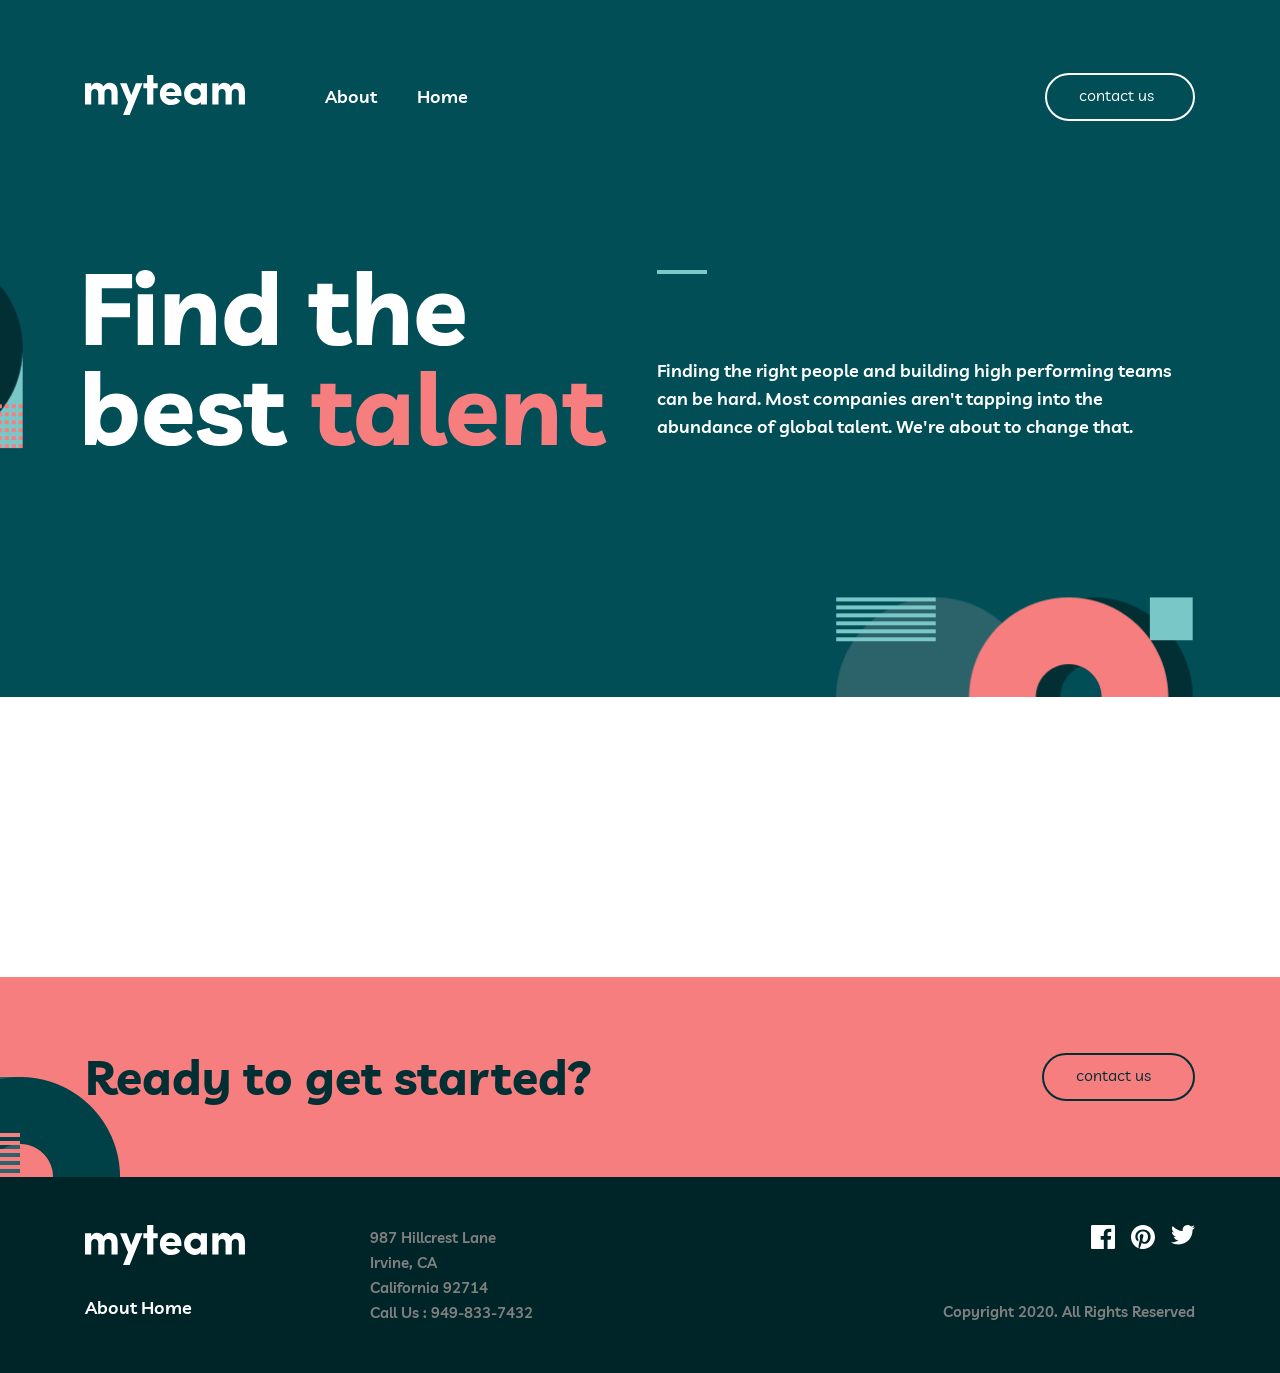
<file: index.html>
<!doctype html>
<html lang="en">
  <head>
    <meta charset="UTF-8" />
    <meta name="viewport" content="width=device-width, initial-scale=1.0" />
    <link rel="stylesheet" href="./css/main.css " />
    <title>My Team multi page</title>
  </head>
  <body>
    <section>
      <nav class="navbar">
        <div class="container nav">
          <a href="./index.html">
            <img class="nav-img" src="./images/myteam2(2).svg" alt="logo svg" />
          </a>
          <div class="href">
            <a class="nav-href" href="./about.html">About</a>
            <a class="nav-href" href="./index.html">Home</a>
          </div>
          <a class="contact-us" href="./contact.html">contact us</a>
        </div>
        <div class="container">
          <div class="bottom-nav">
            <img
              class="bottom-img"
              src="./images/Findthebesttalent.svg"
              alt="logo icon"
            />
            <div class="bottom-text">
              <img src="./images/Rectangle.svg" alt="-chiziq-" />
              <p>
                Finding the right people and building high performing teams can
                be hard. Most companies aren't tapping into the abundance of
                global talent. We're about to change that.
              </p>
            </div>
          </div>
        </div>
      </nav>
    </section>
    <main>
      <br />
      <br />
      <br />
      <br />
      <br />
      <br />
      <br />
      <br />
      <br />
      <br />
      <br />
      <br />
      <br />
      <br />
    </main>
    <footer>
      <div class="ready">
        <div class="container">
          <div class="ready-text">
            <h2>Ready to get started?</h2>
            <a class="contact_us" href="./contact.html">contact us</a>
          </div>
        </div>
      </div>
      <div class="bottom">
        <div class="container bottom-footer">
          <div class="salom">
            <div class="logo-icon">
              <a href="./index.html">
                <img
                  class="bottom_logo"
                  src="./images/myteam2(2).svg"
                  alt="logon icon"
                />
              </a>
              <div class="href-bottom">
                <a class="nav-href" href="./about.html">About</a>
                <a class="nav-href" href="./index.html">Home</a>
              </div>
            </div>
            <div class="bottom_text">
              <p>
                987 Hillcrest Lane
                <br />
                Irvine, CA
                <br />
                California 92714
                <br />
                Call Us : 949-833-7432
              </p>
            </div>
          </div>
          <div>
            <div class="bottom-href">
              <a href="#">
                <img src="./images/icon-facebook(1).svg" alt="facebook icon" />
              </a>
              <a href="#">
                <img src="./images/icon-pinterest.svg" alt="pinterest icon" />
              </a>
              <a href="#">
                <img src="./images/icon-twitter.svg" alt="twiter icon" />
              </a>
            </div>
            <p class="href_bottom">Copyright 2020. All Rights Reserved</p>
          </div>
        </div>
      </div>
    </footer>
  </body>
</html>
</file>
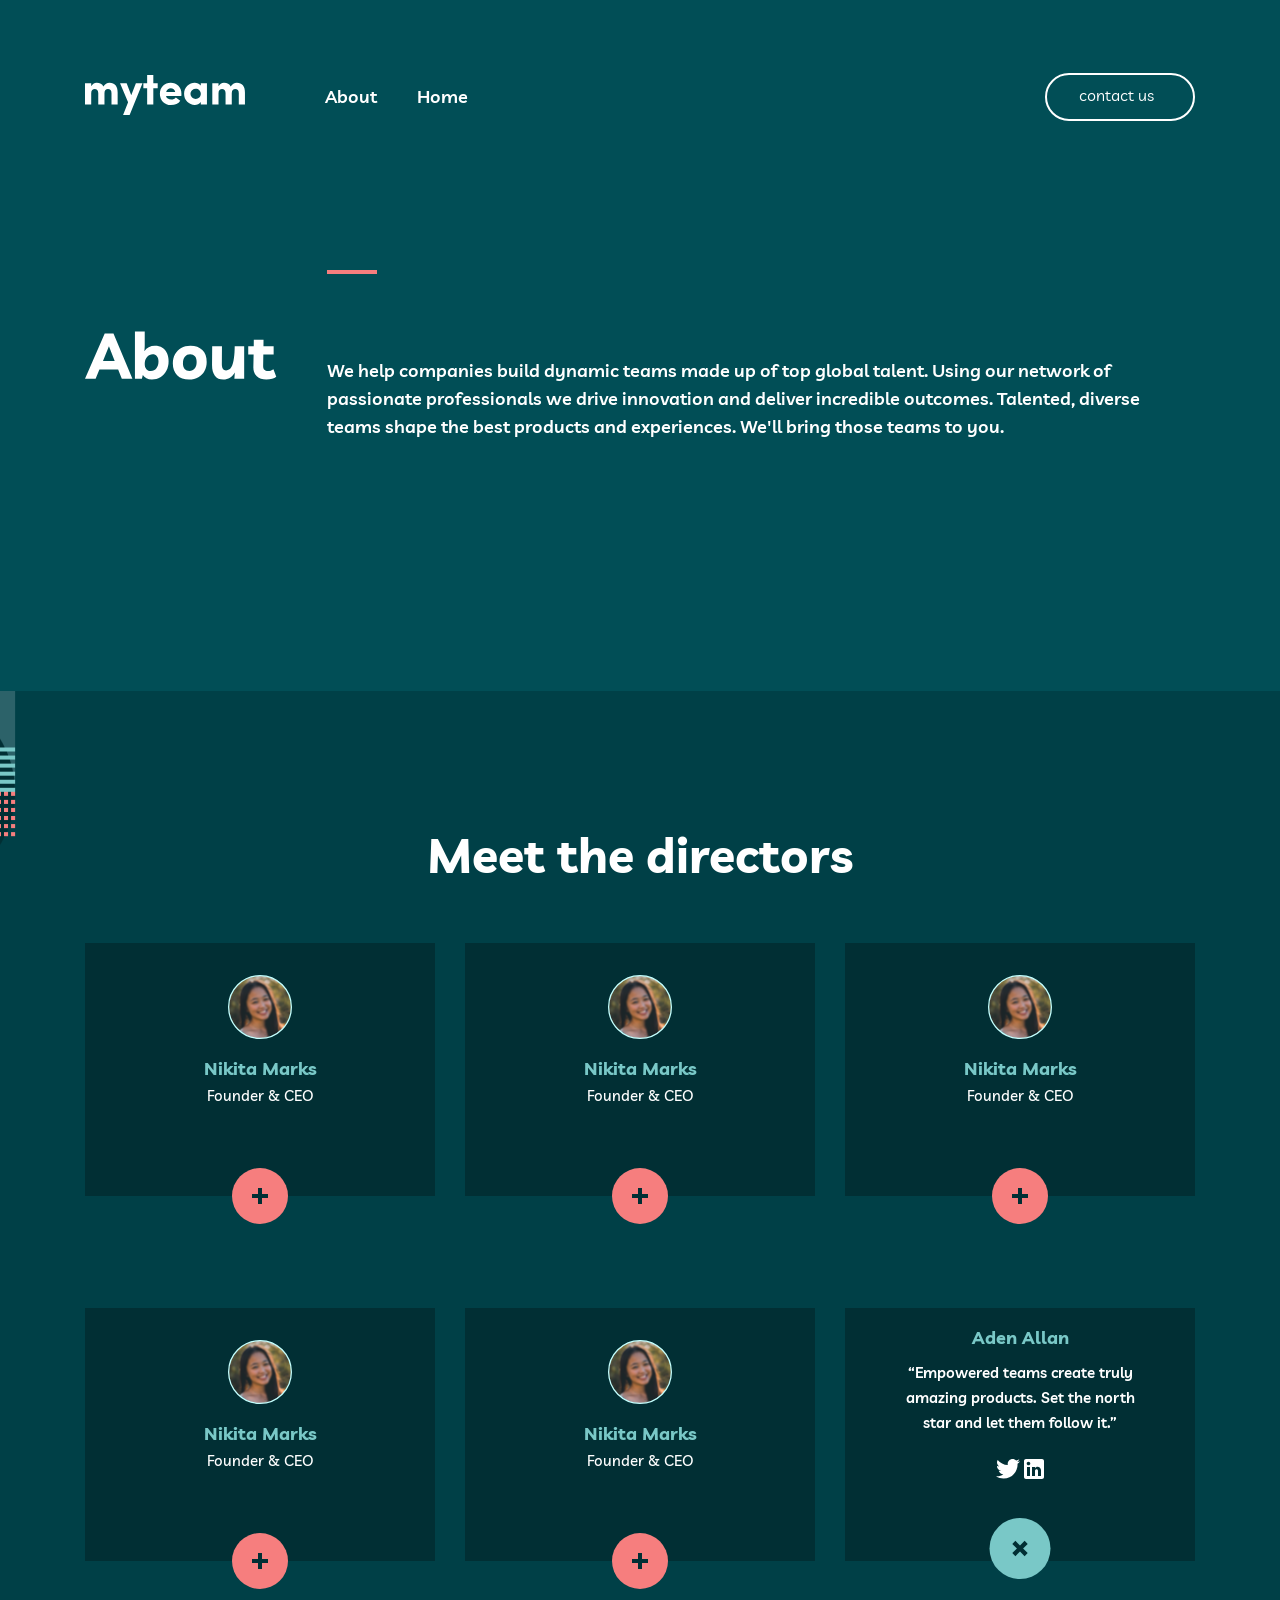
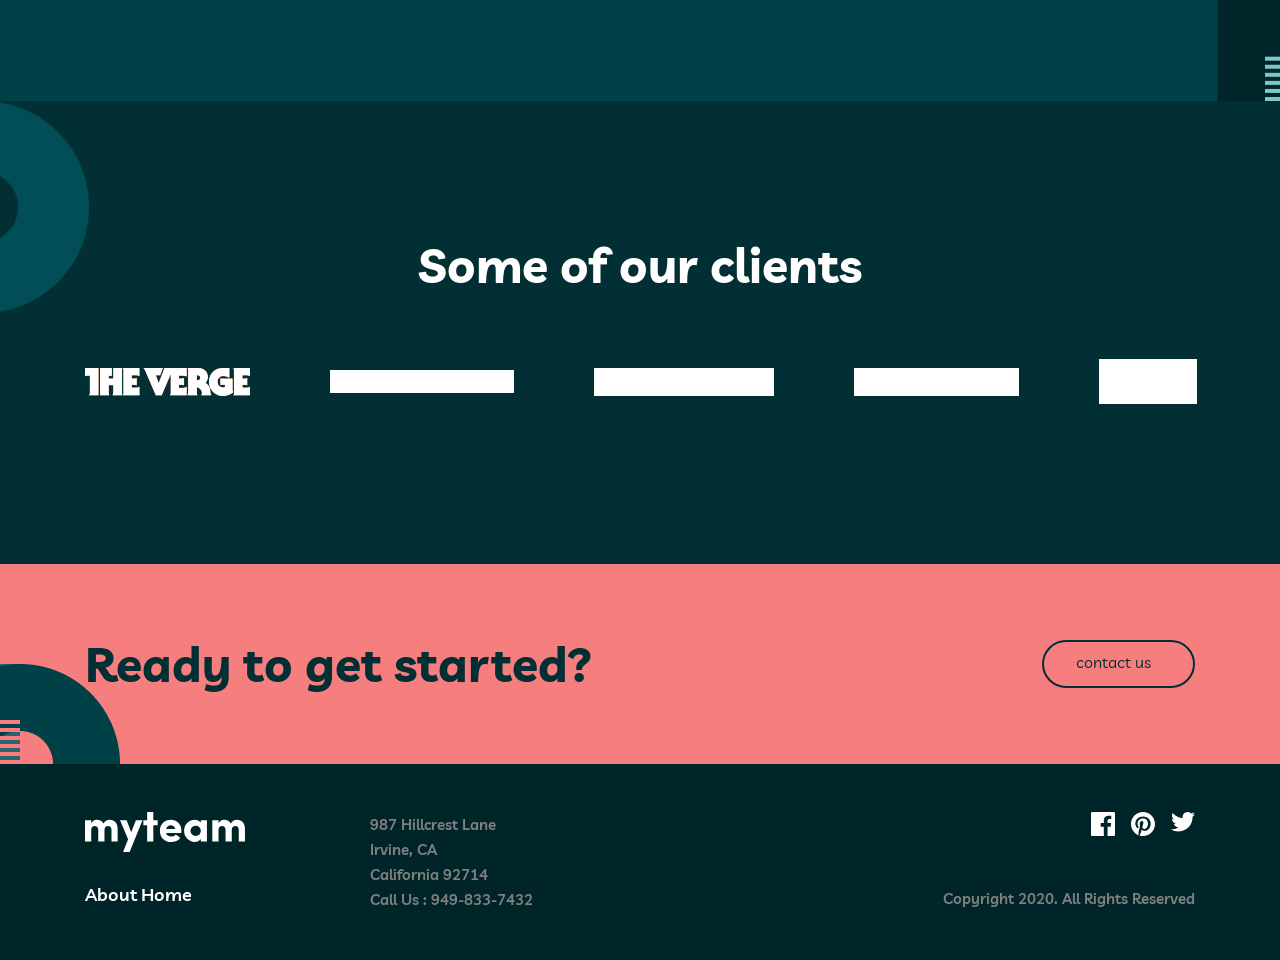
<file: about.html>
<!doctype html>
<html lang="en">
  <head>
    <meta charset="UTF-8" />
    <meta name="viewport" content="width=device-width, initial-scale=1.0" />
    <link rel="stylesheet" href="./css/about.css" />
    <title>About</title>
  </head>
  <body>
    <section>
      <nav class="navbar">
        <div class="container nav">
          <a href="./index.html">
            <img class="nav-img" src="./images/myteam2(2).svg" alt="logo svg" />
          </a>
          <div class="href">
            <a class="nav-href" href="./about.html">About</a>
            <a class="nav-href" href="./index.html">Home</a>
          </div>
          <a class="contact-us" href="./contact.html">contact us</a>
        </div>
        <div class="container">
          <div class="bottom-nav">
            <img
              class="bottom-img"
              src="./images/About(1).svg"
              alt="logo icon"
            />
            <div class="bottom-text">
              <img src="./images/Rectangle(1).svg" alt="-chiziq-" />
              <p>
                We help companies build dynamic teams made up of top global
                talent. Using our network of passionate professionals we drive
                innovation and deliver incredible outcomes. Talented, diverse
                teams shape the best products and experiences. We'll bring those
                teams to you.
              </p>
            </div>
          </div>
        </div>
      </nav>
    </section>
    <main>
      <div class="main">
        <div class="container">
          <div>
            <h2 class="main-title">Meet the directors</h2>
          </div>
          <div class="cards">
            <div class="card">
              <img class="card-img" src="./images/nikita.svg" alt="icon" />
              <h2 class="card-title">Nikita Marks</h2>
              <h4 class="card-text">Founder & CEO</h4>
              <img class="card-icon" src="./images/Group13(1).svg" alt="icon" />
            </div>
            <div class="card">
              <img class="card-img" src="./images/nikita.svg" alt="icon" />
              <h2 class="card-title">Nikita Marks</h2>
              <h4 class="card-text">Founder & CEO</h4>
              <img class="card-icon" src="./images/Group13(1).svg" alt="icon" />
            </div>
            <div class="card">
              <img class="card-img" src="./images/nikita.svg" alt="icon" />
              <h2 class="card-title">Nikita Marks</h2>
              <h4 class="card-text">Founder & CEO</h4>
              <img class="card-icon" src="./images/Group13(1).svg" alt="icon" />
            </div>
          </div>
          <div class="card-s">
            <div class="card">
              <img class="card-img" src="./images/nikita.svg" alt="icon" />
              <h2 class="card-title">Nikita Marks</h2>
              <h4 class="card-text">Founder & CEO</h4>
              <img class="card-icon" src="./images/Group13(1).svg" alt="icon" />
            </div>
            <div class="card">
              <img class="card-img" src="./images/nikita.svg" alt="icon" />
              <h2 class="card-title">Nikita Marks</h2>
              <h4 class="card-text">Founder & CEO</h4>
              <img class="card-icon" src="./images/Group13(1).svg" alt="icon" />
            </div>
            <div class="card">
              <h2 class="card-title">Aden Allan</h2>
              <p class="card-text-p">
                “Empowered teams create truly amazing products. Set the north
                star and let them follow it.”
              </p>
              <div>
                <img src="./images/Path.svg" alt="icon" />
                <img src="./images/icon-linkedin.svg" alt="icon" />
              </div>
              <img class="cards-img" src="./images/Group13(2).svg" alt="icon" />
            </div>
          </div>
        </div>
      </div>
      <div class="main-two">
        <div class="container">
          <div>
            <h2 class="main-two-title">Some of our clients</h2>
          </div>
          <div class="two-href">
            <a href="#">
              <img src="./images/the-verge.svg" alt="icon" />
            </a>
            <a href="#">
              <img src="./images/Bitmap(2).svg" alt="icon" />
            </a>
            <a href="#">
              <img src="./images/Bitmap(3).svg" alt="icon" />
            </a>
            <a href="#">
              <img src="./images/Bitmap(4).svg" alt="icon" />
            </a>
            <a href="#">
              <img src="./images/Bitmap(5).svg" alt="icon" />
            </a>
          </div>
        </div>
      </div>
    </main>
    <footer>
      <div class="ready">
        <div class="container">
          <div class="ready-text">
            <h2>Ready to get started?</h2>
            <a class="contact_us" href="./contact.html">contact us</a>
          </div>
        </div>
      </div>
      <div class="bottom">
        <div class="container bottom-footer">
          <div class="salom">
            <div class="logo-icon">
              <a href="./index.html">
                <img
                  class="bottom_logo"
                  src="./images/myteam2(2).svg"
                  alt="logon icon"
                />
              </a>
              <div class="href-bottom">
                <a class="nav-href" href="#">About</a>
                <a class="nav-href" href="#">Home</a>
              </div>
            </div>
            <div class="bottom_text">
              <p>
                987 Hillcrest Lane
                <br />
                Irvine, CA
                <br />
                California 92714
                <br />
                Call Us : 949-833-7432
              </p>
            </div>
          </div>
          <div>
            <div class="bottom-href">
              <a href="#">
                <img src="./images/icon-facebook(1).svg" alt="facebook icon" />
              </a>
              <a href="#">
                <img src="./images/icon-pinterest.svg" alt="pinterest icon" />
              </a>
              <a href="#">
                <img src="./images/icon-twitter.svg" alt="twiter icon" />
              </a>
            </div>
            <p class="href_bottom">Copyright 2020. All Rights Reserved</p>
          </div>
        </div>
      </div>
    </footer>
  </body>
</html>
</file>
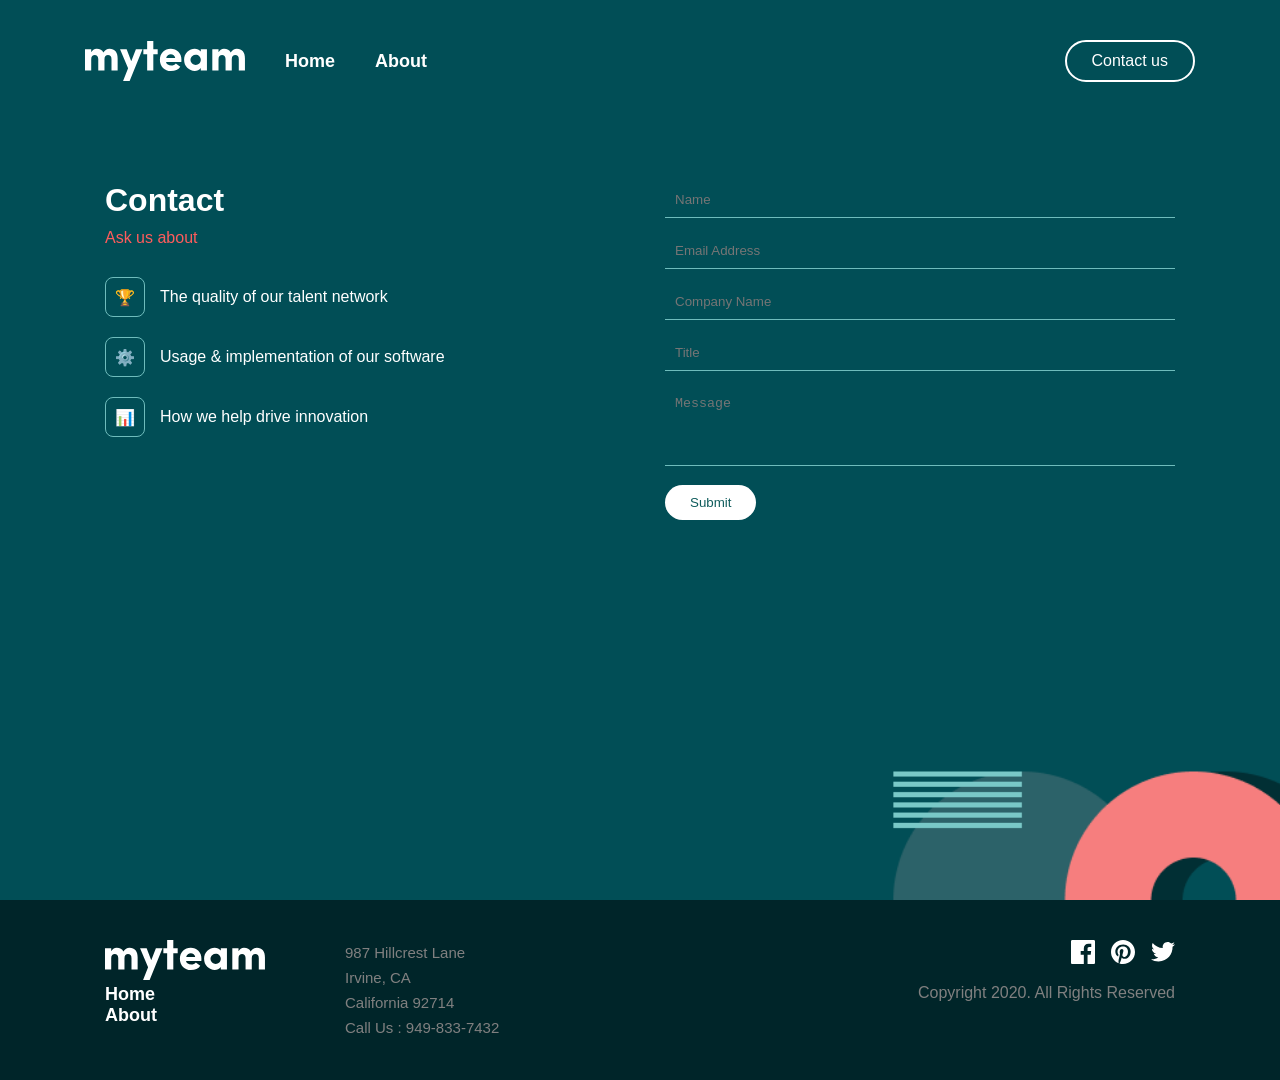
<file: contact.html>
<!doctype html>
<html lang="en">
  <head>
    <meta charset="UTF-8" />
    <meta name="viewport" content="width=device-width, initial-scale=1.0" />
    <link rel="stylesheet" href="./css/card.css" />
    <title>Contact</title>
  </head>
  <body>
    <main>
      <!-- NAV -->
      <div class="container nav">
        <img src="./images/myteam2(2).svg" alt="logo" />

        <div class="href">
          <a class="nav-href" href="/index.html">Home</a>
          <a class="nav-href" href="./about.html">About</a>
        </div>

        <a class="contact-us" href="#">Contact us</a>
      </div>

      <!-- CONTENT -->
      <div class="container">
        <div class="salom">
          <!-- LEFT -->
          <div class="left">
            <h2>Contact</h2>
            <p>Ask us about</p>

            <div class="info">
              <div class="icon">🏆</div>
              <span>The quality of our talent network</span>
            </div>

            <div class="info">
              <div class="icon">⚙️</div>
              <span>Usage & implementation of our software</span>
            </div>

            <div class="info">
              <div class="icon">📊</div>
              <span>How we help drive innovation</span>
            </div>
          </div>

          <!-- RIGHT -->
          <div class="right">
            <input type="text" placeholder="Name" />
            <input type="email" placeholder="Email Address" />
            <input type="text" placeholder="Company Name" />
            <input type="text" placeholder="Title" />
            <textarea placeholder="Message"></textarea>
            <button>Submit</button>
          </div>
        </div>
      </div>
    </main>

    <!-- FOOTER -->
    <section class="bottom">
      <div class="container bottom-footer">
        <div style="display: flex">
          <div class="logo-icon">
            <img src="./images/myteam2(2).svg" alt="logo" />

            <div>
              <a class="nav-href" href="./index.html">Home</a><br />
              <a class="nav-href" href="./about.html">About</a>
            </div>
          </div>

          <div class="bottom_text">
            <p>
              987 Hillcrest Lane <br />
              Irvine, CA <br />
              California 92714 <br />
              Call Us : 949-833-7432
            </p>
          </div>
        </div>

        <div>
          <div class="bottom-href">
            <img src="./images/icon-facebook(1).svg" />
            <img src="./images/icon-pinterest.svg" />
            <img src="./images/icon-twitter.svg" />
          </div>

          <p class="href_bottom">Copyright 2020. All Rights Reserved</p>
        </div>
      </div>
    </section>
  </body>
</html>
</file>
<file: css/main.css>
/* livvic-200 - latin */
@font-face {
  font-display: swap; /* Check https://developer.mozilla.org/en-US/docs/Web/CSS/@font-face/font-display for other options. */
  font-family: "Livvic";
  font-style: normal;
  font-weight: 200;
  src: url("../fonts/livvic-v15-latin-200.woff2") format("woff2"); /* Chrome 36+, Opera 23+, Firefox 39+, Safari 12+, iOS 10+ */
}
/* livvic-300 - latin */
@font-face {
  font-display: swap; /* Check https://developer.mozilla.org/en-US/docs/Web/CSS/@font-face/font-display for other options. */
  font-family: "Livvic";
  font-style: normal;
  font-weight: 300;
  src: url("../fonts/livvic-v15-latin-300.woff2") format("woff2"); /* Chrome 36+, Opera 23+, Firefox 39+, Safari 12+, iOS 10+ */
}
/* livvic-regular - latin */
@font-face {
  font-display: swap; /* Check https://developer.mozilla.org/en-US/docs/Web/CSS/@font-face/font-display for other options. */
  font-family: "Livvic";
  font-style: normal;
  font-weight: 400;
  src: url("../fonts/livvic-v15-latin-regular.woff2") format("woff2"); /* Chrome 36+, Opera 23+, Firefox 39+, Safari 12+, iOS 10+ */
}
/* livvic-500 - latin */
@font-face {
  font-display: swap; /* Check https://developer.mozilla.org/en-US/docs/Web/CSS/@font-face/font-display for other options. */
  font-family: "Livvic";
  font-style: normal;
  font-weight: 500;
  src: url("../fonts/livvic-v15-latin-500.woff2") format("woff2"); /* Chrome 36+, Opera 23+, Firefox 39+, Safari 12+, iOS 10+ */
}
/* livvic-600 - latin */
@font-face {
  font-display: swap; /* Check https://developer.mozilla.org/en-US/docs/Web/CSS/@font-face/font-display for other options. */
  font-family: "Livvic";
  font-style: normal;
  font-weight: 600;
  src: url("../fonts/livvic-v15-latin-600.woff2") format("woff2"); /* Chrome 36+, Opera 23+, Firefox 39+, Safari 12+, iOS 10+ */
}
/* livvic-700 - latin */
@font-face {
  font-display: swap; /* Check https://developer.mozilla.org/en-US/docs/Web/CSS/@font-face/font-display for other options. */
  font-family: "Livvic";
  font-style: normal;
  font-weight: 700;
  src: url("../fonts/livvic-v15-latin-700.woff2") format("woff2"); /* Chrome 36+, Opera 23+, Firefox 39+, Safari 12+, iOS 10+ */
}
/* livvic-900 - latin */
@font-face {
  font-display: swap; /* Check https://developer.mozilla.org/en-US/docs/Web/CSS/@font-face/font-display for other options. */
  font-family: "Livvic";
  font-style: normal;
  font-weight: 900;
  src: url("../fonts/livvic-v15-latin-900.woff2") format("woff2"); /* Chrome 36+, Opera 23+, Firefox 39+, Safari 12+, iOS 10+ */
}
* {
  margin: 0;
  padding: 0;
  box-sizing: border-box;
}
body {
  width: 100%;
  height: 100%;
  font-family: "Livvic";
}
a {
  text-decoration: none;
}
.container {
  width: 100%;
  max-width: 1110px;
  height: 100%;
  margin: 0 auto;
}
.navbar {
  background-image: url(../images/Group7.png);
  background-size: cover;
  background-position: center;
  background-repeat: no-repeat;
}
.nav {
  display: flex;
  align-items: center;
  padding: 20px 0;
  padding-top: 73px;
}

.nav-img {
  padding-right: 80px;
}
.href {
  display: flex;
  gap: 40px;
  padding-right: 577px;
}
.nav-href {
  font-weight: 600;
  font-size: 18px;
  line-height: 28px;
  color: #ffffff;
}
.contact-us {
  width: 153px;
  height: 48px;
  border: 2px #ffffff solid;
  border-radius: 24px;
  padding: 10px 32px;
  color: #ffffff;
}
.bottom-nav {
  display: flex;
  justify-content: space-between;
  padding-top: 129px;
  padding-bottom: 250px;
}
.bottom-img {
  padding-right: 50px;
}
.bottom-text {
  img {
    margin-bottom: 79px;
  }
  p {
    font-weight: 600;
    font-size: 18px;
    line-height: 28px;
    color: #ffffff;
  }
}

.ready {
  background-image: url(../images/Group7\(1\).png);
  background-size: cover;
  background-position: center;
  background-repeat: no-repeat;
}
.ready-text {
  display: flex;
  gap: 260px;
  justify-content: space-between;
  padding: 76px 0;
  h2 {
    font-weight: 700;
    font-size: 48px;
    line-height: 48px;
    color: #012f34;
  }
}
.contact_us {
  width: 153px;
  height: 48px;
  border: 2px #012f34 solid;
  border-radius: 24px;
  padding: 10px 32px;
  color: #012f34;
}
.bottom {
  background: #002529;
  padding: 48px 0;
}
.bottom-footer {
  display: flex;
  justify-content: space-between;
}
.salom {
  display: flex;
}
.bottom_logo {
  padding-bottom: 25px;
}
.logo-icon {
  padding-right: 125px;
}
.bottom_text {
  p {
    font-weight: 600;
    font-size: 15px;
    line-height: 25px;
    color: grey;
  }
}
.bottom-href {
  padding-bottom: 53px;
  display: flex;
  justify-content: end;
  gap: 16px;

  a {
    width: 24px;
    height: 24px;
  }
}
.href_bottom {
  font-weight: 600;
  font-size: 15px;
  text-align: right;
  color: grey;
}
</file>
<file: css/about.css>
/* livvic-200 - latin */
@font-face {
  font-display: swap; /* Check https://developer.mozilla.org/en-US/docs/Web/CSS/@font-face/font-display for other options. */
  font-family: "Livvic";
  font-style: normal;
  font-weight: 200;
  src: url("../fonts/livvic-v15-latin-200.woff2") format("woff2"); /* Chrome 36+, Opera 23+, Firefox 39+, Safari 12+, iOS 10+ */
}
/* livvic-300 - latin */
@font-face {
  font-display: swap; /* Check https://developer.mozilla.org/en-US/docs/Web/CSS/@font-face/font-display for other options. */
  font-family: "Livvic";
  font-style: normal;
  font-weight: 300;
  src: url("../fonts/livvic-v15-latin-300.woff2") format("woff2"); /* Chrome 36+, Opera 23+, Firefox 39+, Safari 12+, iOS 10+ */
}
/* livvic-regular - latin */
@font-face {
  font-display: swap; /* Check https://developer.mozilla.org/en-US/docs/Web/CSS/@font-face/font-display for other options. */
  font-family: "Livvic";
  font-style: normal;
  font-weight: 400;
  src: url("../fonts/livvic-v15-latin-regular.woff2") format("woff2"); /* Chrome 36+, Opera 23+, Firefox 39+, Safari 12+, iOS 10+ */
}
/* livvic-500 - latin */
@font-face {
  font-display: swap; /* Check https://developer.mozilla.org/en-US/docs/Web/CSS/@font-face/font-display for other options. */
  font-family: "Livvic";
  font-style: normal;
  font-weight: 500;
  src: url("../fonts/livvic-v15-latin-500.woff2") format("woff2"); /* Chrome 36+, Opera 23+, Firefox 39+, Safari 12+, iOS 10+ */
}
/* livvic-600 - latin */
@font-face {
  font-display: swap; /* Check https://developer.mozilla.org/en-US/docs/Web/CSS/@font-face/font-display for other options. */
  font-family: "Livvic";
  font-style: normal;
  font-weight: 600;
  src: url("../fonts/livvic-v15-latin-600.woff2") format("woff2"); /* Chrome 36+, Opera 23+, Firefox 39+, Safari 12+, iOS 10+ */
}
/* livvic-700 - latin */
@font-face {
  font-display: swap; /* Check https://developer.mozilla.org/en-US/docs/Web/CSS/@font-face/font-display for other options. */
  font-family: "Livvic";
  font-style: normal;
  font-weight: 700;
  src: url("../fonts/livvic-v15-latin-700.woff2") format("woff2"); /* Chrome 36+, Opera 23+, Firefox 39+, Safari 12+, iOS 10+ */
}
/* livvic-900 - latin */
@font-face {
  font-display: swap; /* Check https://developer.mozilla.org/en-US/docs/Web/CSS/@font-face/font-display for other options. */
  font-family: "Livvic";
  font-style: normal;
  font-weight: 900;
  src: url("../fonts/livvic-v15-latin-900.woff2") format("woff2"); /* Chrome 36+, Opera 23+, Firefox 39+, Safari 12+, iOS 10+ */
}
* {
  margin: 0;
  padding: 0;
  box-sizing: border-box;
}
body {
  width: 100%;
  height: 100%;
  font-family: "Livvic";
}
a {
  text-decoration: none;
}
.container {
  width: 100%;
  max-width: 1110px;
  height: 100%;
  margin: 0 auto;
}
.navbar {
  background-image: url(../images/Group20.png);
  background-size: cover;
  background-position: center;
  background-repeat: no-repeat;
}
.nav {
  display: flex;
  align-items: center;
  padding: 20px 0;
  padding-top: 73px;
}

.nav-img {
  padding-right: 80px;
}
.href {
  display: flex;
  gap: 40px;
  padding-right: 577px;
}
.nav-href {
  font-weight: 600;
  font-size: 18px;
  line-height: 28px;
  color: #ffffff;
}
.contact-us {
  width: 153px;
  height: 48px;
  border: 2px #ffffff solid;
  border-radius: 24px;
  padding: 10px 32px;
  color: #ffffff;
}
.bottom-nav {
  display: flex;
  justify-content: space-between;
  padding-top: 129px;
  padding-bottom: 250px;
}
.bottom-img {
  padding-right: 50px;
}
.bottom-text {
  img {
    margin-bottom: 79px;
  }
  p {
    font-weight: 600;
    font-size: 18px;
    line-height: 28px;
    color: #ffffff;
  }
}

.ready {
  background-image: url(../images/Group7\(1\).png);
  background-size: cover;
  background-position: center;
  background-repeat: no-repeat;
}
.ready-text {
  display: flex;
  gap: 260px;
  justify-content: space-between;
  padding: 76px 0;
  h2 {
    font-weight: 700;
    font-size: 48px;
    line-height: 48px;
    color: #012f34;
  }
}
.contact_us {
  width: 153px;
  height: 48px;
  border: 2px #012f34 solid;
  border-radius: 24px;
  padding: 10px 32px;
  color: #012f34;
}
.bottom {
  background: #002529;
  padding: 48px 0;
}
.bottom-footer {
  display: flex;
  justify-content: space-between;
}
.salom {
  display: flex;
}
.bottom_logo {
  padding-bottom: 25px;
}
.logo-icon {
  padding-right: 125px;
}
.bottom_text {
  p {
    font-weight: 600;
    font-size: 15px;
    line-height: 25px;
    color: grey;
  }
}
.bottom-href {
  padding-bottom: 53px;
  display: flex;
  justify-content: end;
  gap: 16px;

  a {
    width: 24px;
    height: 24px;
  }
}
.href_bottom {
  font-weight: 600;
  font-size: 15px;
  text-align: right;
  color: grey;
}
.main {
  background-image: url(../images/GroupCopy+Group8Mask\(1\).png);
  background-size: cover;
  background-position: center;
  background-repeat: no-repeat;
}
.main-title {
  font-weight: 700;
  font-size: 48px;
  line-height: 48px;
  text-align: center;
  color: #ffffff;
  padding-top: 140px;
}
.cards {
  display: flex;
  justify-content: space-between;
  align-items: center;
  gap: 30px;
  padding-bottom: 48px;
}
.card-s {
  display: flex;
  justify-content: space-between;
  align-items: center;
  gap: 30px;
  padding-bottom: 140px;
}
.card {
  width: 350px;
  height: 253px;
  background-color: #012f34;
  display: flex;
  flex-direction: column;
  align-items: center;
  margin-top: 64px;
}

.card-img {
  width: 96px;
  height: 96px;
  padding-top: 32px;
}
.card-title {
  font-weight: 700;
  font-size: 18px;
  line-height: 28px;
  color: #79c8c7;
  padding-top: 16px;
}
.card-text {
  font-weight: 500;
  font-size: 15px;
  line-height: 25px;
  letter-spacing: 0px;
  text-align: center;
  color: #ffffff;
  margin-bottom: 60px;
}
.card-icon {
  width: 56px;
  height: 56px;
}
.card-text-p {
  font-weight: 600;
  font-size: 15px;
  line-height: 25px;
  text-align: center;
  color: #ffffff;
  padding: 8px 48px 24px;
}
.cards-img {
  width: 96px;
  height: 96px;
  padding-top: 35px;
}
.main-two {
  background-image: url(../images/Group\(2\).png);
  background-size: cover;
  background-position: center;
  background-repeat: no-repeat;
}
.main-two-title {
  font-weight: 700;
  font-size: 48px;
  line-height: 48px;
  text-align: center;
  padding-top: 140px;
  color: #ffffff;
}
.two-href {
  display: flex;
  justify-content: space-between;
  align-items: center;
  gap: 80px;
  padding-top: 70px;
  padding-bottom: 156px;
}
</file>
<file: css/card.css>
* {
  margin: 0;
  padding: 0;
  box-sizing: border-box;
}

body {
  font-family: "Livvic", sans-serif;
}

.container {
  width: 100%;
  max-width: 1110px;
  margin: 0 auto;
  padding: 0 20px;
}
a {
  text-decoration: none;
}

/* MAIN */
main {
  min-height: 100vh;
  background-image: url(../images/Group7.png);
  background-size: cover;
  background-position: center;
  background-repeat: no-repeat;
}

/* NAVBAR */
.nav {
  display: flex;
  align-items: center;
  justify-content: space-between;
  padding: 40px 0;
}

.href {
  display: flex;
  gap: 40px;
  margin-right: auto;
  margin-left: 40px;
}

.nav-href {
  font-weight: 600;
  font-size: 18px;
  color: #ffffff;
}

.contact-us {
  border: 2px #ffffff solid;
  border-radius: 24px;
  padding: 10px 25px;
  color: #ffffff;
}

/* CONTENT */
.salom {
  display: flex;
  gap: 50px;
  padding: 60px 0;
}

.left,
.right {
  width: 50%;
}

/* LEFT */
.left h2 {
  font-size: 32px;
  color: white;
  margin-bottom: 10px;
}

.left p {
  color: #ff5c5c;
  margin-bottom: 30px;
}

.info {
  display: flex;
  align-items: center;
  margin-bottom: 20px;
  color: white;
}

.icon {
  width: 40px;
  height: 40px;
  border: 1px solid #6fbcbc;
  border-radius: 8px;
  display: flex;
  align-items: center;
  justify-content: center;
  margin-right: 15px;
}

/* RIGHT */
.right input,
.right textarea {
  width: 100%;
  padding: 10px;
  margin-bottom: 15px;
  background: transparent;
  border: none;
  border-bottom: 1px solid #6fbcbc;
  color: white;
  outline: none;
}

.right textarea {
  height: 80px;
  resize: none;
}

.right button {
  padding: 10px 25px;
  border: none;
  background: white;
  color: #0f5c5c;
  border-radius: 20px;
  cursor: pointer;
}

.right button:hover {
  background: #ddd;
}

/* FOOTER */
.bottom {
  background: #002529;
  padding: 40px 0;
}

.bottom-footer {
  display: flex;
  justify-content: space-between;
  align-items: flex-start;
}

.logo-icon {
  margin-right: 80px;
}

.bottom_text p {
  font-size: 15px;
  color: grey;
  line-height: 25px;
}

.bottom-href {
  display: flex;
  justify-content: flex-end;
  gap: 16px;
  margin-bottom: 20px;
}

.href_bottom {
  color: grey;
  text-align: right;
}

/* RESPONSIVE */
@media (max-width: 768px) {
  .salom {
    flex-direction: column;
  }

  .left,
  .right {
    width: 100%;
  }

  .href {
    display: none;
  }
}
</file>
